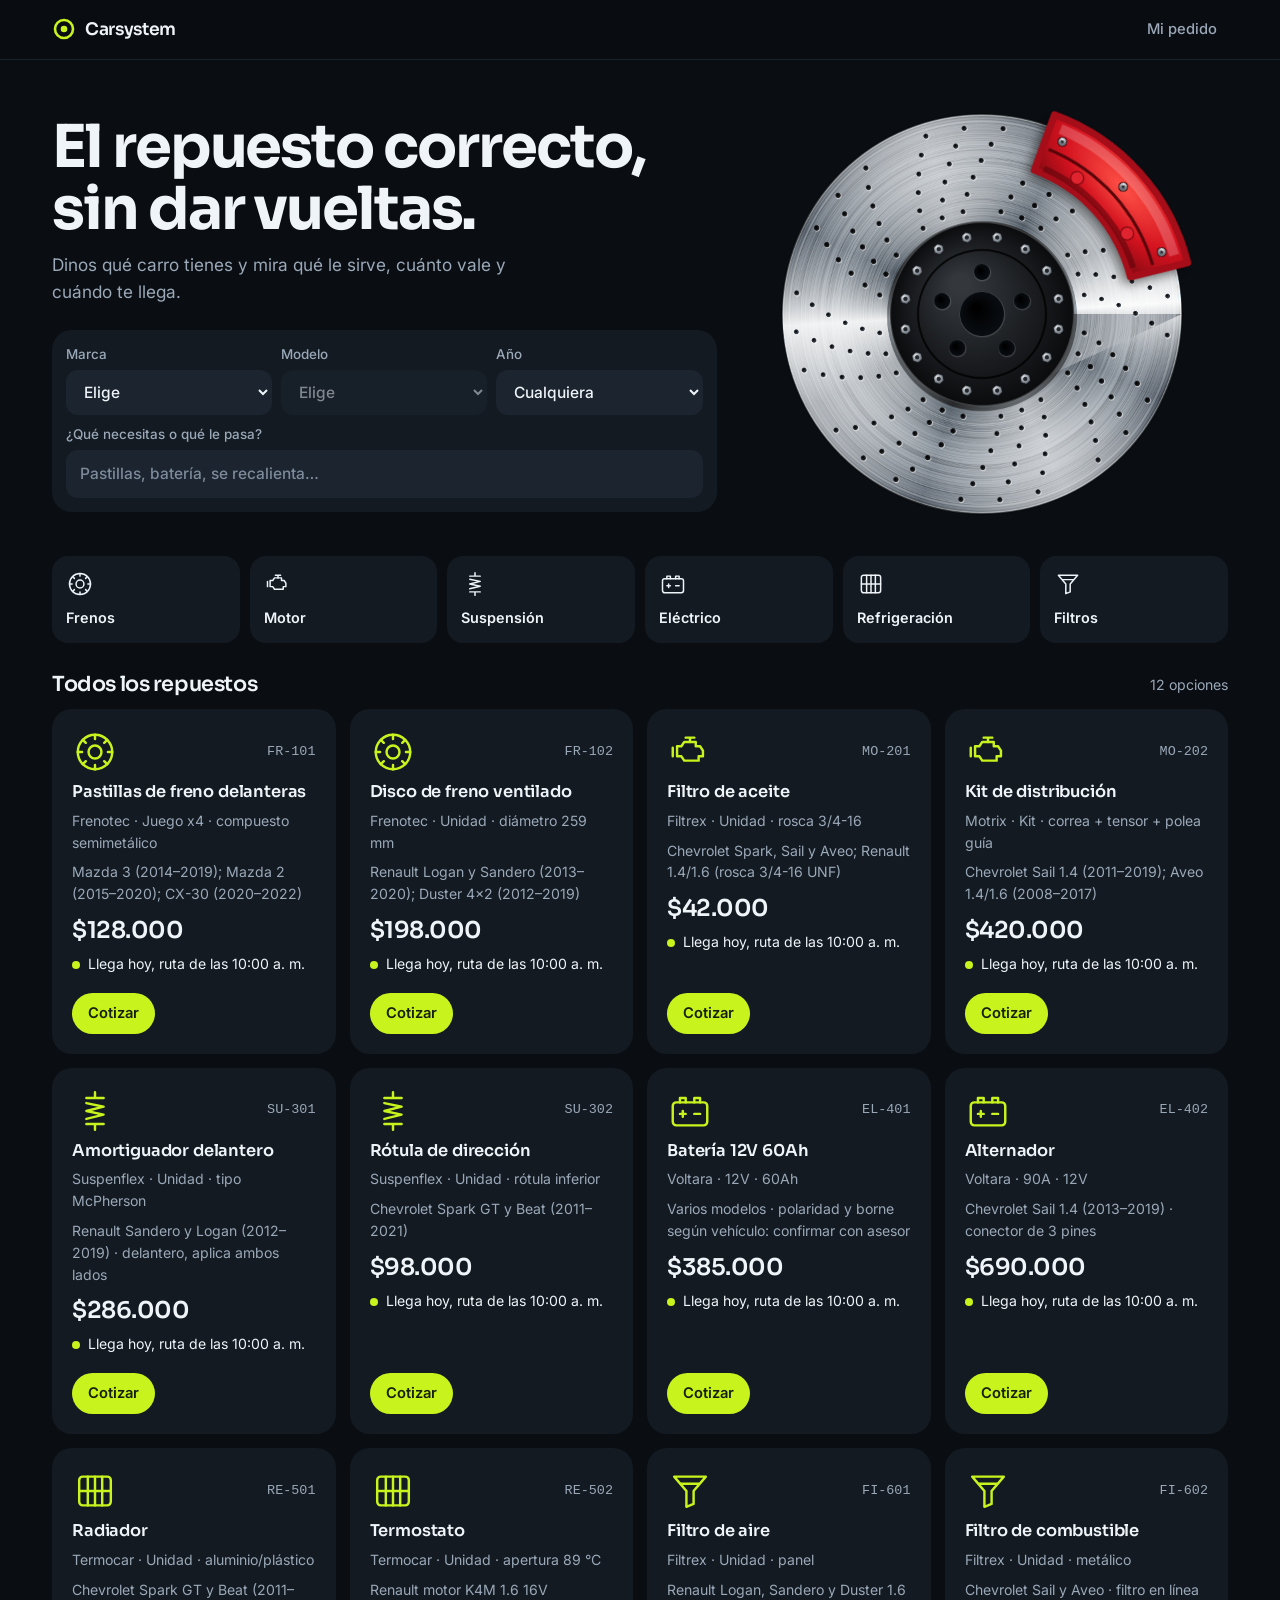
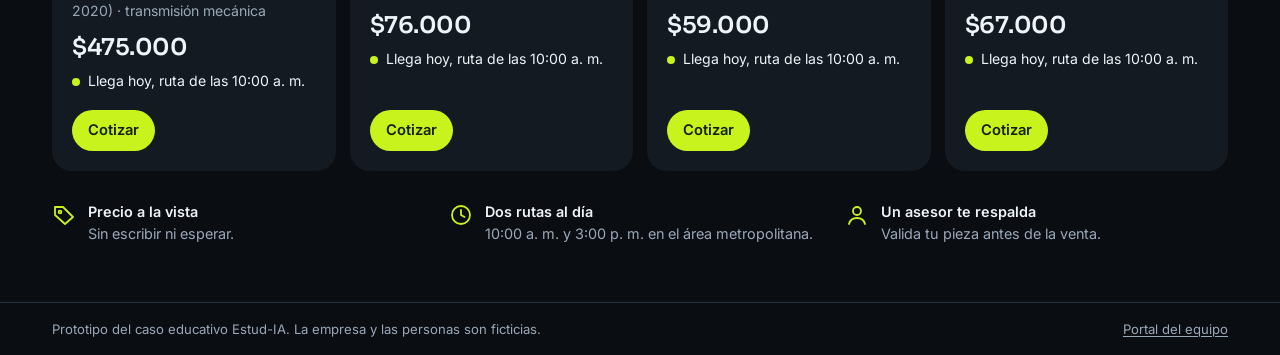
<file: index.html>
<!doctype html>
<html lang="es">
<head>
  <meta charset="utf-8">
  <meta name="viewport" content="width=device-width, initial-scale=1">
  <title>Carsystem</title>
  <meta name="description" content="Encuentra el repuesto correcto para tu carro, con precio y entrega a la vista. Prototipo del caso educativo Estud-IA.">
  <meta name="theme-color" content="#0a0e13">
  <link rel="icon" href="data:image/svg+xml,%3Csvg xmlns='http://www.w3.org/2000/svg' viewBox='0 0 32 32'%3E%3Crect width='32' height='32' rx='9' fill='%230a0e13'/%3E%3Ccircle cx='16' cy='16' r='9' fill='none' stroke='%23c8f31d' stroke-width='3'/%3E%3Ccircle cx='16' cy='16' r='2.6' fill='%23c8f31d'/%3E%3C/svg%3E">
  <script>
    // Google Sites inserta este sitio como iframe: conserva el tablero que ya estaba enlazado allí.
    if (window.top !== window.self) location.replace('dashboard.html');
  </script>
  <link rel="preconnect" href="https://fonts.googleapis.com">
  <link rel="preconnect" href="https://fonts.gstatic.com" crossorigin>
  <link href="https://fonts.googleapis.com/css2?family=Inter:wght@400;500;600&family=Sora:wght@500;600;700&display=swap" rel="stylesheet">
  <link rel="stylesheet" href="assets/hub.css?v=5">
</head>
<body>
  <a class="salto" href="#contenido">Saltar al contenido</a>
  <header id="barra"></header>
  <main id="contenido" tabindex="-1"><p class="cargando">Cargando…</p></main>
  <footer id="pie"></footer>
  <dialog id="dlg" aria-labelledby="dlg-titulo"></dialog>
  <div id="toast" role="status" aria-live="polite"></div>
  <div id="tip" role="tooltip" hidden></div>
  <script type="module" src="assets/js/main.js?v=5"></script>
</body>
</html>
</file>
<file: assets/hub.css>
:root {
  color-scheme: dark;
  --fondo: #0a0e13;
  --sup: #131a22;
  --sup-2: #1b242f;
  --linea: #27323f;
  --texto: #eff4f9;
  --tenue: #9aa8b8;
  --volt: #c8f31d;
  --volt-osc: #16200a;
  --volt-suave: rgba(200, 243, 29, .12);
  --naranja: #ff8a4c;
  --naranja-suave: rgba(255, 138, 76, .14);
  --rojo: #ff6b6b;
  --rojo-suave: rgba(255, 107, 107, .14);
  --r: 20px;
  --r-p: 12px;
  --ancho: 1240px;
  --cuerpo: "Inter", "Segoe UI", system-ui, -apple-system, sans-serif;
  --titulo: "Sora", "Inter", "Segoe UI", system-ui, sans-serif;
  --mono: ui-monospace, "Cascadia Mono", Consolas, monospace;
}
* { box-sizing: border-box; }
html { -webkit-text-size-adjust: 100%; }
body { margin: 0; background: var(--fondo); color: var(--texto); font: 400 16px/1.55 var(--cuerpo); min-height: 100vh; display: flex; flex-direction: column; }
h1, h2, h3 { font-family: var(--titulo); font-weight: 600; line-height: 1.15; margin: 0; letter-spacing: -.02em; text-wrap: balance; }
h1 { font-size: clamp(2.2rem, 5vw, 3.7rem); font-weight: 700; letter-spacing: -.035em; line-height: 1.05; }
h2 { font-size: 1.3rem; }
h3 { font-size: 1.02rem; letter-spacing: -.01em; }
p { margin: 0; }
a { color: inherit; }
button, input, select, textarea { font: inherit; color: inherit; }
:focus-visible { outline: 2px solid var(--volt); outline-offset: 2px; }
main:focus, main:focus-visible { outline: none; }
.salto { position: absolute; left: -999px; }
.salto:focus { left: 8px; top: 8px; z-index: 30; background: var(--sup); padding: 8px; }

#contenido { flex: 1; width: 100%; max-width: var(--ancho); margin: 0 auto; padding: 8px clamp(16px, 3vw, 32px) 56px; min-width: 0; }
.cargando { color: var(--tenue); padding: 40px 0; }

/* Barra superior */
#barra { position: sticky; top: 0; z-index: 10; background: rgba(10, 14, 19, .82); backdrop-filter: blur(14px); border-bottom: 1px solid rgba(39, 50, 63, .6); }
.barra-int { max-width: var(--ancho); margin: 0 auto; padding: 11px clamp(16px, 3vw, 32px); display: flex; align-items: center; gap: 14px; }
.marca { display: flex; align-items: center; gap: 9px; text-decoration: none; font: 600 1.08rem var(--titulo); letter-spacing: -.02em; white-space: nowrap; }
.marca svg { width: 24px; height: 24px; color: var(--volt); }
.marca small { color: var(--tenue); font: 500 .8rem var(--cuerpo); letter-spacing: 0; }
.barra-der { margin-left: auto; display: flex; align-items: center; gap: 6px; }
.enl { text-decoration: none; color: var(--tenue); font-size: .92rem; font-weight: 500; padding: 7px 11px; border-radius: 999px; white-space: nowrap; }
.enl:hover { color: var(--texto); background: var(--sup); }
.enl[aria-current="page"] { color: var(--texto); background: var(--sup-2); }
.mi-carro { display: inline-flex; align-items: center; gap: 7px; background: var(--volt-suave); color: var(--volt); border: 0; border-radius: 999px; padding: 6px 12px; font-size: .88rem; font-weight: 600; cursor: pointer; white-space: nowrap; }
.mi-carro svg { width: 16px; height: 16px; }
.pestanas { display: flex; gap: 3px; overflow-x: auto; scrollbar-width: none; margin-left: 10px; }
.pestanas::-webkit-scrollbar { display: none; }
.num { background: var(--volt); color: var(--volt-osc); font-size: .7rem; font-weight: 700; min-width: 18px; display: inline-block; text-align: center; padding: 0 5px; border-radius: 9px; margin-left: 5px; }

#pie { border-top: 1px solid var(--linea); }
.pie-int { max-width: var(--ancho); margin: 0 auto; padding: 16px clamp(16px, 3vw, 32px); display: flex; gap: 8px 20px; justify-content: space-between; flex-wrap: wrap; font-size: .82rem; color: var(--tenue); }
.pie-int a, .btn-link { color: var(--tenue); background: none; border: 0; padding: 0; cursor: pointer; text-decoration: underline; text-underline-offset: 2px; }

/* Bloques */
.carta { background: var(--sup); border-radius: var(--r); padding: 20px; min-width: 0; }
.rejilla { display: grid; gap: 14px; }
.c2 { grid-template-columns: repeat(2, minmax(0, 1fr)); }
.c3 { grid-template-columns: repeat(3, minmax(0, 1fr)); }
.c4 { grid-template-columns: repeat(4, minmax(0, 1fr)); }
.pila { display: flex; flex-direction: column; gap: 12px; }
.fila { display: flex; gap: 8px; align-items: center; flex-wrap: wrap; }
.entre { justify-content: space-between; }
.tenue { color: var(--tenue); }
.peq { font-size: .88rem; }
.mono { font-family: var(--mono); font-size: .84em; }
.seccion { margin-top: 30px; }
.seccion > h2 { margin-bottom: 12px; }
.seccion > .nota-sec { color: var(--tenue); margin: -6px 0 12px; font-size: .92rem; }
.cab { padding: 22px 0 18px; }
.cab h1 { font-size: clamp(1.7rem, 3vw, 2.3rem); font-weight: 600; letter-spacing: -.025em; }
.cab p { color: var(--tenue); margin-top: 6px; max-width: 64ch; }

.kpi .et { color: var(--tenue); font-size: .85rem; }
.kpi .val { font: 600 1.85rem/1.2 var(--titulo); letter-spacing: -.02em; font-variant-numeric: tabular-nums; margin-top: 2px; }
.kpi .nota { color: var(--tenue); font-size: .8rem; margin-top: 2px; }

.btn { border: 0; background: var(--sup-2); padding: 9px 16px; border-radius: 999px; cursor: pointer; font-weight: 600; font-size: .92rem; display: inline-flex; gap: 6px; align-items: center; text-decoration: none; color: var(--texto); }
.btn:hover { background: #26313e; }
.btn.pri { background: var(--volt); color: var(--volt-osc); }
.btn.pri:hover { background: #d8ff3f; }
.btn.pel { color: var(--rojo); background: var(--rojo-suave); }
.btn:disabled { opacity: .45; cursor: not-allowed; }
label.campo { display: flex; flex-direction: column; gap: 5px; font-size: .84rem; color: var(--tenue); font-weight: 500; min-width: 0; }
input, select, textarea { border: 1px solid transparent; border-radius: var(--r-p); padding: 11px 13px; background: var(--sup-2); width: 100%; font-size: .97rem; color: var(--texto); }
input::placeholder { color: #7c8a9a; }
select:disabled { opacity: .5; }
textarea { resize: vertical; min-height: 70px; }
input[type=checkbox] { width: auto; accent-color: var(--volt); }
input[type=range] { padding: 0; accent-color: var(--volt); background: none; }

.et-e { display: inline-flex; align-items: center; gap: 5px; padding: 2px 9px; border-radius: 999px; font-size: .77rem; font-weight: 600; white-space: nowrap; background: var(--sup-2); color: var(--tenue); }
.et-e.ok { background: var(--volt-suave); color: var(--volt); }
.et-e.aviso { background: var(--naranja-suave); color: var(--naranja); }
.et-e.mal { background: var(--rojo-suave); color: var(--rojo); }
.et-e.info { background: var(--sup-2); color: var(--texto); }

/* Tienda */
.heroe { display: grid; grid-template-columns: minmax(0, 1.15fr) minmax(0, .85fr); gap: 20px; align-items: center; padding: 26px 0 22px; }
.heroe .sub { color: var(--tenue); font-size: 1.08rem; margin-top: 12px; max-width: 46ch; }
.selector { background: var(--sup); border-radius: var(--r); padding: 14px; margin-top: 24px; display: grid; grid-template-columns: repeat(3, minmax(0, 1fr)); gap: 9px; }
.selector .ancho { grid-column: 1 / -1; }
.disco { width: min(100%, 440px); margin: 0 auto; aspect-ratio: 1; display: block; }
.disco .gira { transform-origin: 220px 220px; animation: gira 80s linear infinite; }
.disco .luz { mix-blend-mode: overlay; }
.disco .pinza { filter: drop-shadow(0 5px 6px rgba(0, 0, 0, .55)); }
@keyframes gira { to { transform: rotate(360deg); } }

.cats { display: grid; grid-template-columns: repeat(6, minmax(0, 1fr)); gap: 10px; }
.cat { background: var(--sup); border: 0; border-radius: 16px; padding: 14px; text-align: left; cursor: pointer; display: flex; flex-direction: column; gap: 9px; color: var(--texto); }
.cat:hover { background: var(--sup-2); }
.cat[aria-pressed="true"] { background: var(--volt); color: var(--volt-osc); }
.cat svg { width: 28px; height: 28px; }
.cat b { font-size: .9rem; font-weight: 600; }

.prods { display: grid; grid-template-columns: repeat(auto-fill, minmax(270px, 1fr)); gap: 14px; }
.prod { display: flex; flex-direction: column; gap: 8px; }
.prod .ico { width: 46px; height: 46px; color: var(--volt); }
.prod .precio { font: 600 1.45rem var(--titulo); letter-spacing: -.02em; margin-top: 2px; }
.prod .encaja { color: var(--volt); font-size: .88rem; font-weight: 600; display: flex; gap: 6px; align-items: center; }
.prod .encaja.ojo { color: var(--naranja); font-weight: 500; align-items: flex-start; }
.prod .encaja svg { width: 16px; height: 16px; flex: none; margin-top: 2px; }
.prod .desc { font-size: .88rem; color: var(--tenue); }
.prod .pie { margin-top: auto; padding-top: 10px; }
.punto { width: 8px; height: 8px; border-radius: 50%; background: var(--volt); display: inline-block; flex: none; }
.punto.ojo { background: var(--naranja); }
.ventajas { display: grid; grid-template-columns: repeat(3, minmax(0, 1fr)); gap: 14px; margin-top: 30px; }
.ventaja { display: flex; gap: 12px; align-items: flex-start; color: var(--tenue); font-size: .9rem; }
.ventaja b { color: var(--texto); display: block; font-weight: 600; }
.ventaja svg { width: 24px; height: 24px; color: var(--volt); flex: none; margin-top: 2px; }

/* Pedido */
.linea-t { list-style: none; margin: 8px 0 0; padding: 0; }
.linea-t li { padding: 0 0 16px 24px; position: relative; color: var(--tenue); }
.linea-t li::before { content: ""; position: absolute; left: 2px; top: 7px; width: 10px; height: 10px; border-radius: 50%; background: var(--linea); }
.linea-t li::after { content: ""; position: absolute; left: 6px; top: 20px; bottom: 0; width: 2px; background: var(--linea); }
.linea-t li:last-child::after { display: none; }
.linea-t li.hecho { color: var(--texto); }
.linea-t li.hecho::before { background: var(--volt); }
.linea-t li.actual { font-weight: 600; }
.linea-t li.actual::before { box-shadow: 0 0 0 4px var(--volt-suave); }

/* Equipo */
.aviso-demo { color: var(--tenue); font-size: .85rem; margin-bottom: 12px; }
.bandeja { display: grid; grid-template-columns: minmax(250px, 320px) minmax(0, 1fr); gap: 14px; align-items: start; }
.cola { display: flex; flex-direction: column; gap: 7px; }
.tiquete { text-decoration: none; background: var(--sup); border-radius: 14px; padding: 12px 14px; display: flex; flex-direction: column; gap: 3px; }
.tiquete:hover { background: var(--sup-2); }
.tiquete[aria-current="true"] { background: var(--sup-2); box-shadow: inset 0 0 0 1.5px var(--volt); }
.tiquete .res { font-size: .85rem; color: var(--tenue); display: -webkit-box; -webkit-line-clamp: 1; -webkit-box-orient: vertical; overflow: hidden; }
.burbuja { background: var(--sup-2); border-radius: 4px 16px 16px 16px; padding: 11px 14px; max-width: 62ch; }
.burbuja.sal { background: var(--volt-suave); white-space: pre-line; border-radius: 16px 4px 16px 16px; margin-left: auto; font-size: .94rem; }
.cab-q { display: flex; justify-content: space-between; gap: 12px; align-items: center; }
.gauge { flex: none; width: 104px; }
.gauge text { fill: var(--texto); font: 600 13px var(--titulo); }
.gauge .sub { fill: var(--tenue); font: 500 8px var(--cuerpo); }
.gauge-g { width: 190px; margin: 0 auto; display: block; }
.sugerencia { display: flex; justify-content: space-between; gap: 10px; background: var(--sup-2); padding: 10px 12px; border-radius: var(--r-p); align-items: center; }
.sugerencia.activa { box-shadow: inset 0 0 0 1.5px var(--volt); }
.panel-ia { display: flex; flex-direction: column; gap: 7px; }
.check { display: flex; gap: 9px; align-items: flex-start; font-size: .88rem; color: var(--tenue); }
.check input { margin-top: 3px; }
.check.ojo { color: var(--naranja); }

.tablero { display: grid; grid-template-columns: repeat(4, minmax(0, 1fr)); gap: 10px; }
.columna { background: var(--sup); border-radius: 16px; padding: 10px; display: flex; flex-direction: column; gap: 6px; min-height: 90px; }
.columna h3 { font-size: .86rem; display: flex; justify-content: space-between; padding: 2px 4px; color: var(--tenue); font-family: var(--cuerpo); letter-spacing: 0; }
.tarj { background: var(--sup-2); border-radius: 10px; padding: 8px 10px; font-size: .86rem; text-decoration: none; display: block; }
.tarj b { font-weight: 600; }

.tabla-env { overflow-x: auto; }
table { border-collapse: collapse; width: 100%; font-size: .89rem; }
th { text-align: left; color: var(--tenue); font-size: .77rem; font-weight: 500; padding: 6px 9px; white-space: nowrap; }
td { border-top: 1px solid var(--linea); padding: 9px; vertical-align: top; }
td.n, th.n { text-align: right; font-variant-numeric: tabular-nums; }
td a { color: var(--volt); }

.barras { display: flex; flex-direction: column; gap: 9px; }
.barra { display: grid; grid-template-columns: minmax(84px, 30%) minmax(0, 1fr) auto; gap: 9px; align-items: center; font-size: .86rem; }
.barra .eti { overflow-wrap: anywhere; line-height: 1.2; }
.barra .pista { height: 12px; background: var(--sup-2); border-radius: 0 4px 4px 0; display: flex; gap: 2px; }
.barra .seg { height: 100%; min-width: 2px; background: var(--volt); }
.barra .seg:last-child { border-radius: 0 4px 4px 0; }
.barra .seg.b { background: var(--naranja); }
.barra .val { font-variant-numeric: tabular-nums; font-weight: 600; white-space: nowrap; }
.leyenda { display: flex; gap: 14px; font-size: .82rem; color: var(--tenue); margin-bottom: 9px; flex-wrap: wrap; }
.leyenda i { width: 10px; height: 10px; border-radius: 3px; display: inline-block; background: var(--volt); margin-right: 5px; }
.leyenda i.b { background: var(--naranja); }
#tip { position: fixed; z-index: 40; background: #000; color: #fff; padding: 6px 9px; font-size: .8rem; border-radius: 7px; pointer-events: none; max-width: 260px; }

dialog { border: 0; border-radius: var(--r); padding: 0; width: min(520px, calc(100vw - 24px)); max-height: 88vh; color: var(--texto); background: var(--sup); box-shadow: 0 24px 70px rgba(0, 0, 0, .6); }
dialog::backdrop { background: rgba(4, 7, 10, .7); backdrop-filter: blur(4px); }
.dlg-cab { display: flex; justify-content: space-between; gap: 12px; align-items: start; padding: 18px 20px 10px; position: sticky; top: 0; background: var(--sup); }
.dlg-cuerpo { padding: 0 20px 20px; display: flex; flex-direction: column; gap: 11px; }
.cerrar { background: none; border: 0; font-size: 1.4rem; line-height: 1; cursor: pointer; color: var(--tenue); padding: 2px 6px; }
#toast { position: fixed; bottom: 20px; left: 50%; transform: translateX(-50%); z-index: 50; }
.tost { background: var(--texto); color: var(--fondo); font-weight: 600; padding: 10px 17px; border-radius: 999px; font-size: .9rem; box-shadow: 0 8px 24px rgba(0, 0, 0, .5); white-space: nowrap; }
.tost.mal { background: var(--rojo); color: #220303; }

@media (max-width: 1020px) {
  .cats { grid-template-columns: repeat(3, minmax(0, 1fr)); }
  .c4, .tablero { grid-template-columns: repeat(2, minmax(0, 1fr)); }
  .c3 { grid-template-columns: repeat(2, minmax(0, 1fr)); }
  .heroe { grid-template-columns: 1fr; }
  .disco { display: none; }
  .bandeja { grid-template-columns: minmax(0, 1fr); }
}
@media (max-width: 720px) {
  .c2, .ventajas { grid-template-columns: minmax(0, 1fr); }
  .barra-int { flex-wrap: wrap; }
  .pestanas { order: 3; width: 100%; margin-left: 0; }
  .selector { grid-template-columns: repeat(2, minmax(0, 1fr)); }
  .selector .anio { grid-column: 1 / -1; }
}
@media (max-width: 460px) {
  .c3, .c4, .tablero { grid-template-columns: minmax(0, 1fr); }
  .cats { grid-template-columns: repeat(2, minmax(0, 1fr)); }
  .marca small { display: none; }
}
@media (prefers-reduced-motion: reduce) { * { transition: none !important; animation: none !important; } }
</file>
